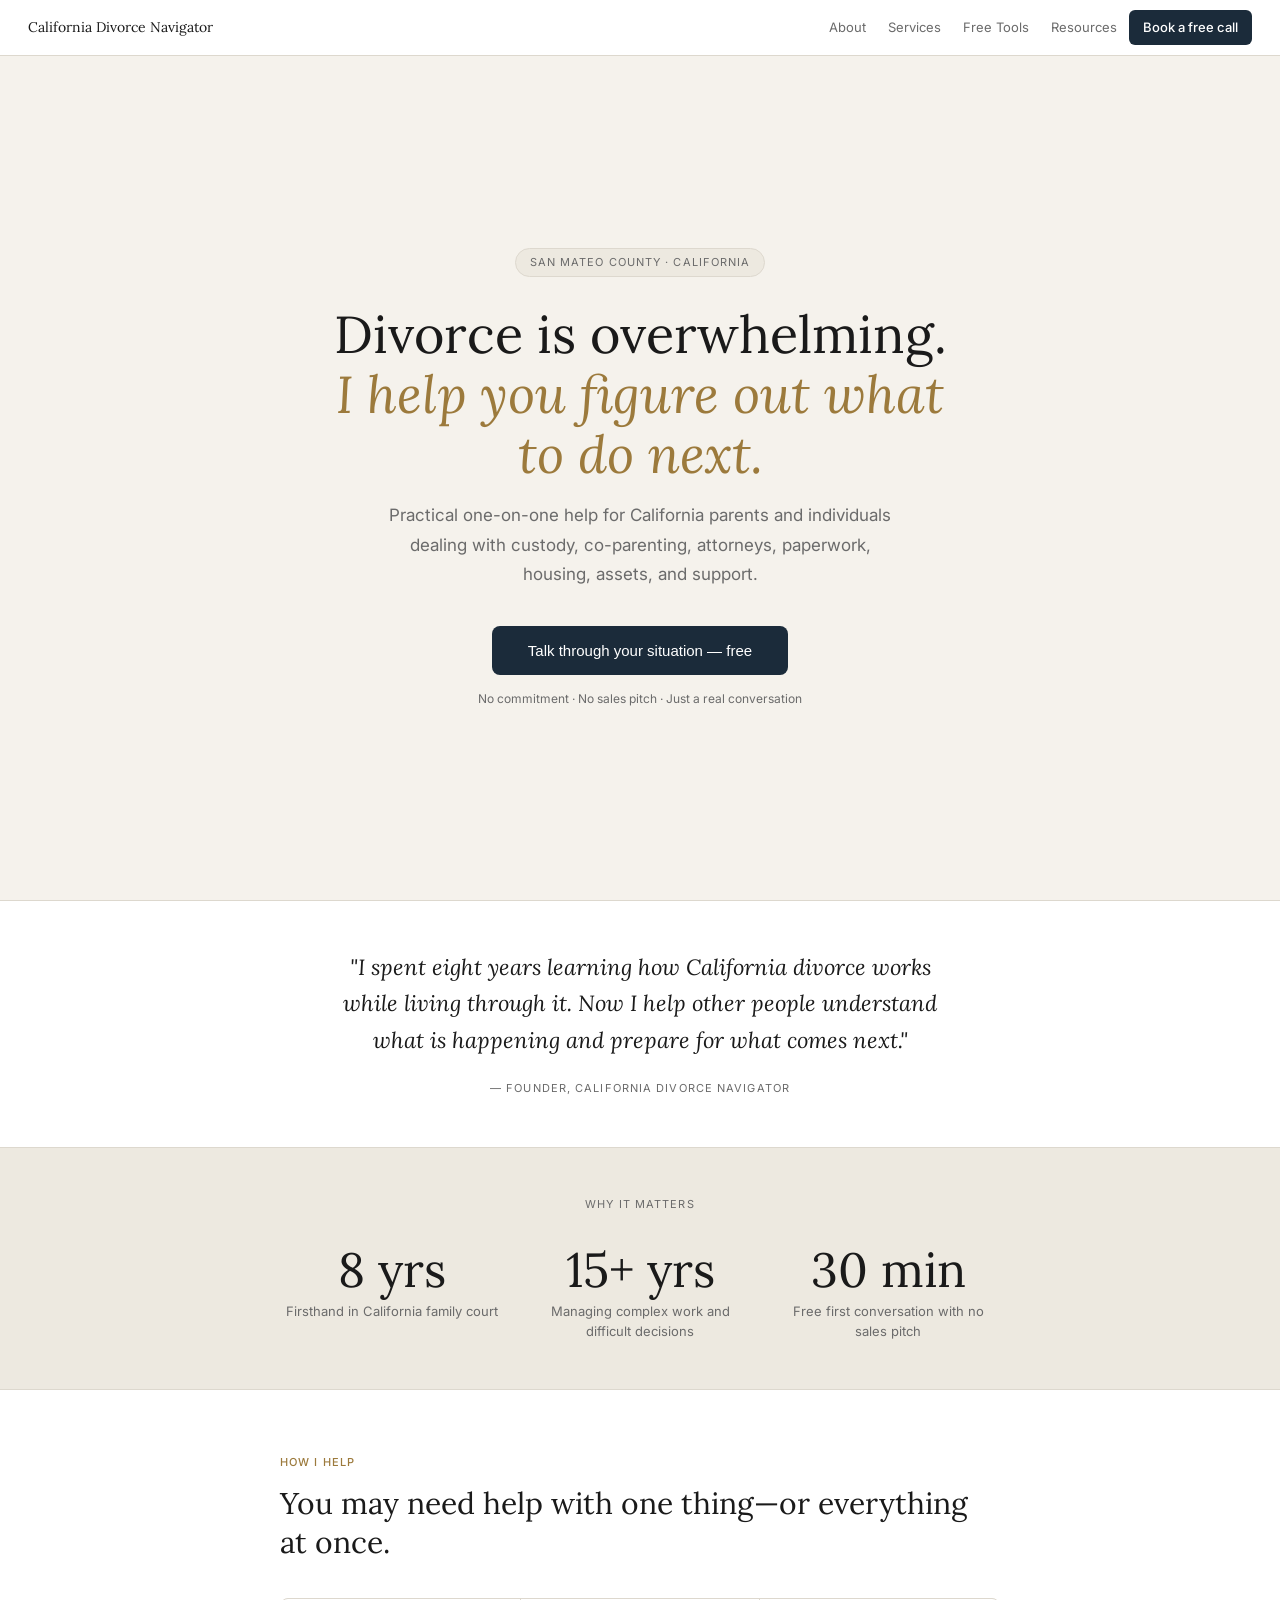
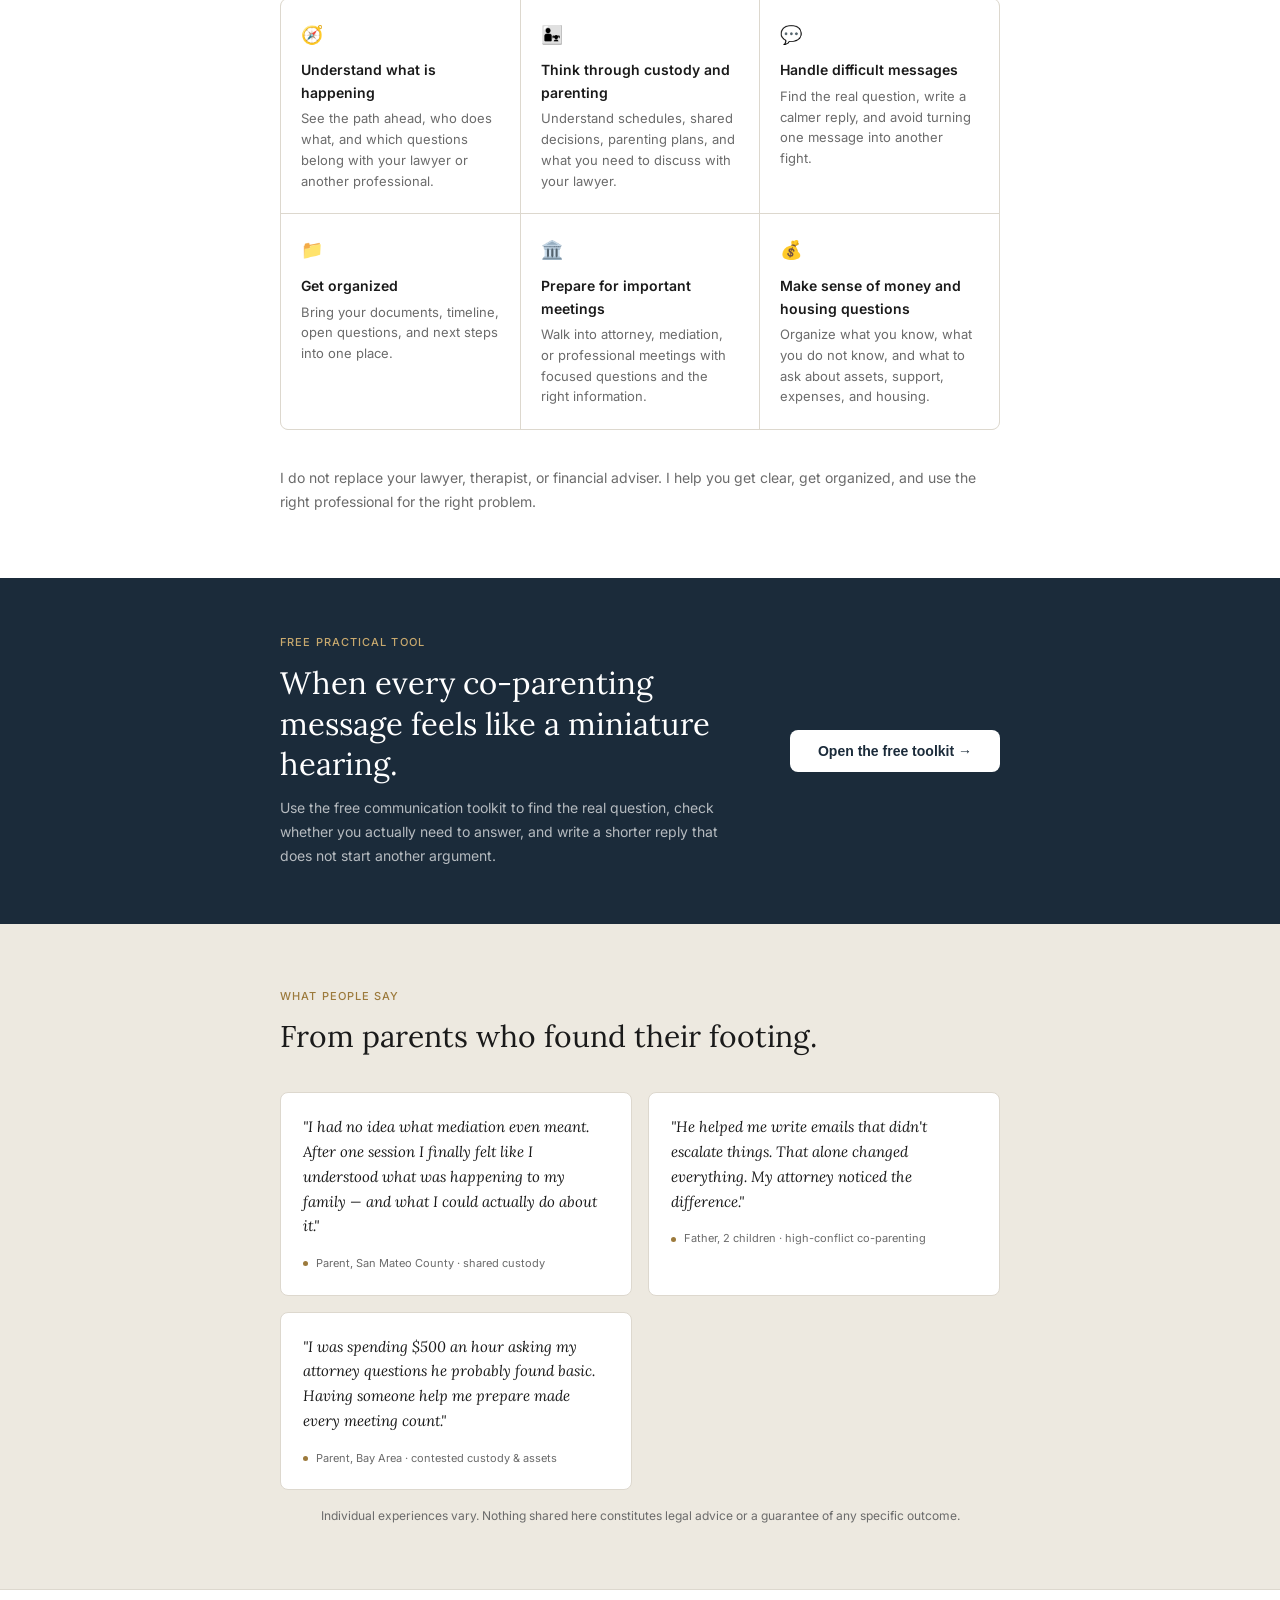
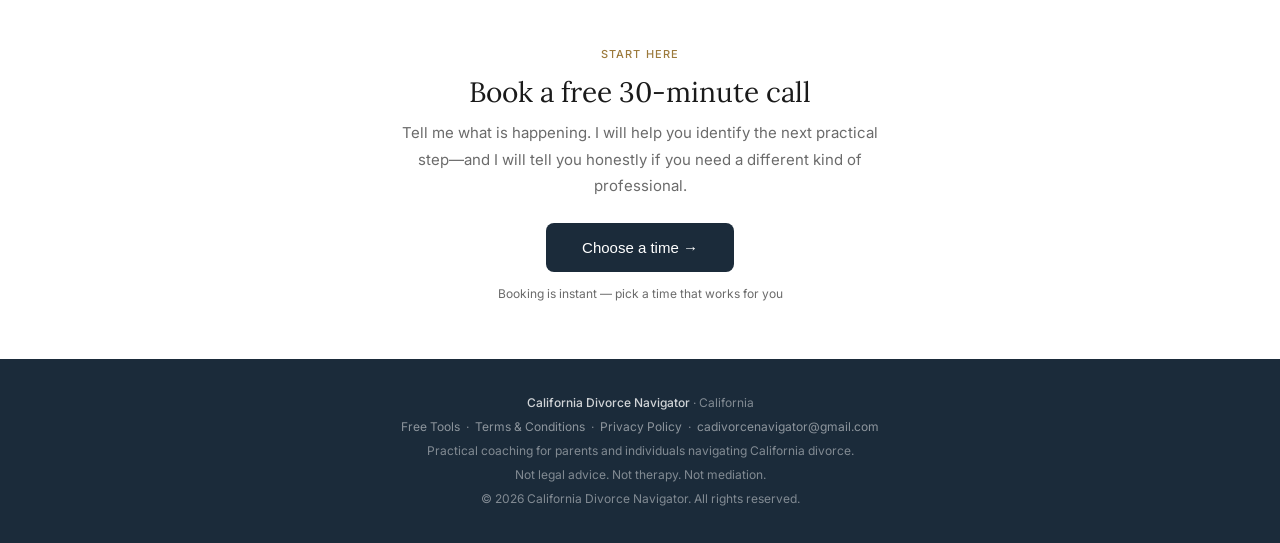
<file: index.html>
<!DOCTYPE html>
<html lang="en">
<head>
<meta charset="UTF-8">
<meta name="viewport" content="width=device-width, initial-scale=1.0">
<title>California Divorce Navigator — Practical Help With What Comes Next</title>
<meta name="description" content="Plain-language, one-on-one help for California divorce, difficult co-parenting messages, paperwork, and preparation for attorney meetings. Free first call and free tools.">
<meta property="og:title" content="California Divorce Navigator — Practical Help With What Comes Next">
<meta property="og:description" content="Get clear, get organized, and prepare for the next step in a California divorce. Free first call and practical tools.">
<meta property="og:type" content="website">
<meta property="og:url" content="https://cadivorcenavigator.github.io/california-divorce-navigator/">
<style>
@import url('https://fonts.googleapis.com/css2?family=Inter:wght@300;400;500;600&family=Lora:ital,wght@0,400;0,500;1,400&display=swap');
*, *::before, *::after { box-sizing: border-box; margin: 0; padding: 0; }
:root {
--cream: #F5F2EC; --cream-dark: #EDE9E0; --navy: #1B2B3A; --navy-light: #2C3E50;
--gold: #9C7A3C; --gold-light: #C8A96E; --text: #1A1A1A; --muted: #6B6B6B;
--border: #DDD8CE; --white: #FFFFFF; --radius: 8px; --max: 720px;
}
html { scroll-behavior: smooth; }
body { font-family: 'Inter', sans-serif; color: var(--text); background: var(--cream); line-height: 1.6; font-size: 16px; }

nav { background: var(--white); border-bottom: 1px solid var(--border); padding: 0 28px; display: flex; align-items: center; justify-content: space-between; height: 56px; position: sticky; top: 0; z-index: 100; }
.nav-brand { font-family: 'Lora', serif; color: var(--text); font-size: 14px; font-weight: 400; cursor: pointer; }
.nav-links { display: flex; gap: 2px; align-items: center; }
.nav-links a { color: var(--muted); text-decoration: none; font-size: 13px; padding: 6px 10px; border-radius: 6px; transition: color 0.15s; cursor: pointer; }
.nav-links a:hover { color: var(--text); }
.nav-cta { background: var(--navy) !important; color: var(--white) !important; padding: 7px 14px !important; border-radius: 6px; font-size: 13px !important; font-weight: 500; }
.nav-cta:hover { opacity: 0.88; }
.nav-toggle { display: none; background: none; border: none; cursor: pointer; padding: 4px; }
.nav-toggle span { display: block; width: 20px; height: 1.5px; background: var(--text); margin: 5px 0; }
.mobile-menu { display: none; position: fixed; top: 56px; left: 0; right: 0; background: var(--white); border-bottom: 1px solid var(--border); z-index: 99; padding: 8px 20px 16px; }
.mobile-menu a { display: block; color: var(--text); text-decoration: none; font-size: 15px; padding: 12px 0; border-bottom: 1px solid var(--border); cursor: pointer; }
.mobile-menu a:last-child { border-bottom: none; }
.mobile-menu.open { display: block; }

section { display: none; }
section.active { display: block; }

.hero { background: var(--cream); min-height: calc(100vh - 56px); display: flex; flex-direction: column; align-items: center; justify-content: center; text-align: center; padding: 60px 24px; }
.hero-badge { display: inline-block; background: var(--cream-dark); border: 1px solid var(--border); border-radius: 20px; font-size: 11px; letter-spacing: 0.1em; text-transform: uppercase; color: var(--muted); padding: 5px 14px; margin-bottom: 28px; }
.hero h1 { font-family: 'Lora', serif; font-size: clamp(32px, 6vw, 52px); color: var(--text); line-height: 1.15; max-width: 660px; margin: 0 auto 16px; font-weight: 400; }
.hero h1 em { font-style: italic; color: var(--gold); display: block; }
.hero-sub { font-size: clamp(15px, 2vw, 17px); color: var(--muted); max-width: 520px; margin: 0 auto 36px; line-height: 1.75; }
.hero-btn { display: inline-block; background: var(--navy); color: var(--white); padding: 16px 36px; border-radius: var(--radius); font-size: 15px; font-weight: 500; border: none; cursor: pointer; transition: opacity 0.15s; text-decoration: none; }
.hero-btn:hover { opacity: 0.88; }
.hero-note { margin-top: 14px; font-size: 12px; color: var(--muted); }

.quote-band { background: var(--white); border-top: 1px solid var(--border); border-bottom: 1px solid var(--border); padding: 48px 24px; text-align: center; }
.quote-band blockquote { font-family: 'Lora', serif; font-size: clamp(17px, 3vw, 22px); font-style: italic; color: var(--text); max-width: 640px; margin: 0 auto 16px; line-height: 1.65; }
.quote-band cite { font-size: 11px; letter-spacing: 0.1em; text-transform: uppercase; color: var(--muted); font-style: normal; }

.stats { background: var(--cream-dark); border-bottom: 1px solid var(--border); padding: 48px 24px; }
.stats-label { font-size: 11px; letter-spacing: 0.1em; text-transform: uppercase; color: var(--muted); text-align: center; margin-bottom: 32px; }
.stats-row { display: grid; grid-template-columns: repeat(3, 1fr); gap: 24px; max-width: var(--max); margin: 0 auto; text-align: center; }
.stat-num { font-family: 'Lora', serif; font-size: clamp(32px, 5vw, 48px); color: var(--text); font-weight: 400; line-height: 1; margin-bottom: 8px; }
.stat-label { font-size: 13px; color: var(--muted); line-height: 1.5; }

.how { background: var(--white); padding: 64px 24px; }
.how-inner { max-width: var(--max); margin: 0 auto; }
.section-eyebrow { font-size: 11px; letter-spacing: 0.1em; text-transform: uppercase; color: var(--gold); margin-bottom: 12px; font-weight: 500; }
.section-h { font-family: 'Lora', serif; font-size: clamp(22px, 4vw, 30px); color: var(--text); font-weight: 400; line-height: 1.3; margin-bottom: 36px; }
.help-grid { display: grid; grid-template-columns: repeat(auto-fit, minmax(200px, 1fr)); gap: 1px; background: var(--border); border: 1px solid var(--border); border-radius: var(--radius); overflow: hidden; margin-bottom: 36px; }
.help-card { background: var(--white); padding: 22px 20px; }
.help-icon { font-size: 18px; margin-bottom: 10px; }
.help-title { font-size: 14px; font-weight: 600; color: var(--text); margin-bottom: 4px; }
.help-body { font-size: 13px; color: var(--muted); line-height: 1.6; }

.testimonials { background: var(--cream-dark); padding: 64px 24px; }
.testimonials-inner { max-width: var(--max); margin: 0 auto; }
.testi-grid { display: grid; grid-template-columns: repeat(auto-fit, minmax(260px, 1fr)); gap: 16px; margin-top: 32px; }
.testi-card { background: var(--white); border: 1px solid var(--border); border-radius: var(--radius); padding: 22px; }
.testi-quote { font-family: 'Lora', serif; font-size: 15px; font-style: italic; color: var(--text); line-height: 1.65; margin-bottom: 16px; }
.testi-source { font-size: 11px; color: var(--muted); display: flex; align-items: center; gap: 8px; }
.testi-dot { width: 5px; height: 5px; border-radius: 50%; background: var(--gold); flex-shrink: 0; }

.booking-band { background: var(--white); border-top: 1px solid var(--border); padding: 56px 24px; text-align: center; }
.booking-band-inner { max-width: 480px; margin: 0 auto; }

.page-content { max-width: var(--max); margin: 0 auto; padding: 52px 24px 80px; }
.label { font-size: 11px; letter-spacing: 0.1em; text-transform: uppercase; color: var(--gold); font-weight: 500; margin-bottom: 10px; }
.section-title { font-family: 'Lora', serif; font-size: clamp(22px, 4vw, 28px); font-weight: 400; color: var(--text); margin-bottom: 14px; line-height: 1.3; }
.body-p { font-size: 15px; color: var(--muted); line-height: 1.75; margin-bottom: 16px; }
hr { border: none; border-top: 1px solid var(--border); margin: 32px 0; }
.pull-quote { font-family: 'Lora', serif; font-size: clamp(16px, 3vw, 19px); font-style: italic; color: var(--navy); line-height: 1.65; border-top: 2px solid var(--gold); border-bottom: 1px solid var(--border); padding: 22px 0; margin: 24px 0; }

.cred-list { list-style: none; margin: 16px 0 28px; }
.cred-list li { display: flex; gap: 12px; align-items: flex-start; padding: 10px 0; border-bottom: 1px solid var(--border); font-size: 14px; color: var(--text); line-height: 1.6; }
.cred-list li::before { content: '✓'; color: var(--gold); font-weight: 600; font-size: 13px; margin-top: 2px; flex-shrink: 0; }

.service { border: 1px solid var(--border); border-radius: var(--radius); padding: 18px 20px; margin-bottom: 10px; background: var(--white); }
.service-head { display: flex; justify-content: space-between; align-items: flex-start; margin-bottom: 5px; flex-wrap: wrap; gap: 6px; }
.service-name { font-size: 14px; font-weight: 600; color: var(--text); }
.service-tag { font-size: 11px; color: var(--gold); background: var(--cream-dark); padding: 2px 9px; border-radius: 20px; font-weight: 500; border: 1px solid var(--border); white-space: nowrap; }
.service p { font-size: 13px; color: var(--muted); line-height: 1.6; }

.resource { display: flex; gap: 14px; padding: 16px 0; border-bottom: 1px solid var(--border); }
.resource-icon { font-size: 18px; flex-shrink: 0; margin-top: 2px; }
.resource h4 { font-size: 14px; font-weight: 600; color: var(--text); margin-bottom: 3px; }
.resource p { font-size: 13px; color: var(--muted); line-height: 1.55; }
.resource-group-label { font-size: 11px; letter-spacing: 0.1em; text-transform: uppercase; color: var(--muted); font-weight: 500; margin: 28px 0 4px; }

.tool-teaser { background: var(--navy); padding: 56px 24px; }
.tool-teaser-inner { max-width: var(--max); margin: 0 auto; display: grid; grid-template-columns: 1.35fr 0.65fr; gap: 36px; align-items: center; }
.tool-teaser .section-eyebrow { color: var(--gold-light); }
.tool-teaser h2 { font-family: 'Lora', serif; color: var(--white); font-size: clamp(23px, 4vw, 31px); font-weight: 400; line-height: 1.3; margin-bottom: 12px; }
.tool-teaser p { color: rgba(255,255,255,0.68); font-size: 14px; line-height: 1.7; }
.tool-teaser-action { text-align: right; }
.tool-teaser-action .btn-cta { text-align: center; }

.tool-intro { background: var(--white); border: 1px solid var(--border); border-radius: var(--radius); padding: 24px; margin: 26px 0; }
.tool-intro h3 { font-family: 'Lora', serif; font-size: 20px; font-weight: 400; color: var(--text); margin-bottom: 8px; }
.tool-intro p { font-size: 14px; color: var(--muted); line-height: 1.7; }
.tool-fit { list-style: none; margin: 18px 0 0; display: grid; grid-template-columns: 1fr 1fr; gap: 8px 18px; }
.tool-fit li { font-size: 13px; color: var(--text); padding: 8px 0 8px 22px; position: relative; border-bottom: 1px solid var(--border); }
.tool-fit li::before { content: '✓'; position: absolute; left: 0; color: var(--gold); font-weight: 600; }
.tool-steps { display: grid; grid-template-columns: 1fr 1fr; gap: 10px; margin: 20px 0 28px; }
.tool-step { background: var(--cream-dark); border: 1px solid var(--border); border-radius: var(--radius); padding: 18px; }
.tool-step-num { font-size: 11px; color: var(--gold); font-weight: 600; letter-spacing: 0.08em; margin-bottom: 8px; }
.tool-step h4 { font-size: 14px; color: var(--text); margin-bottom: 4px; }
.tool-step p { font-size: 13px; color: var(--muted); line-height: 1.55; }
.tool-download { display: flex; gap: 10px; flex-wrap: wrap; margin-bottom: 12px; }
.tool-download .hero-btn { padding: 13px 20px; font-size: 14px; }
.btn-outline { display: inline-block; color: var(--navy); border: 1px solid var(--navy); padding: 12px 19px; border-radius: var(--radius); font-size: 14px; font-weight: 500; text-decoration: none; }
.tool-note { font-size: 12px; color: var(--muted); line-height: 1.6; }

.cta-box { background: var(--navy); border-radius: var(--radius); padding: 36px 28px; text-align: center; margin-top: 48px; }
.cta-box h3 { font-family: 'Lora', serif; font-size: 22px; color: var(--white); margin-bottom: 8px; font-weight: 400; }
.cta-box p { font-size: 14px; color: rgba(255,255,255,0.6); margin-bottom: 22px; }

.intake-box { background: var(--white); border: 1px solid var(--border); border-radius: var(--radius); padding: 28px 24px; margin-top: 36px; }
.intake-box h3 { font-family: 'Lora', serif; font-size: 19px; color: var(--text); margin-bottom: 6px; font-weight: 400; }
.intake-row { margin-bottom: 14px; display: flex; flex-direction: column; gap: 6px; }
.intake-row label { font-size: 13px; color: var(--text); font-weight: 500; }
.intake-row .req { color: var(--gold); margin-left: 2px; }
.intake-row input, .intake-row select, .intake-row textarea { font-family: 'Inter', sans-serif; font-size: 14px; padding: 10px 12px; border: 1px solid var(--border); border-radius: 6px; background: var(--cream); color: var(--text); resize: vertical; }
.intake-row input:focus, .intake-row select:focus, .intake-row textarea:focus { outline: none; border-color: var(--gold); }
.intake-error { color: #A33; font-size: 13px; margin-bottom: 12px; }
.btn-cta { display: inline-block; background: var(--white); color: var(--navy); padding: 13px 28px; border-radius: var(--radius); font-size: 14px; font-weight: 600; border: none; cursor: pointer; transition: opacity 0.15s; text-decoration: none; }
.btn-cta:hover { opacity: 0.9; }

/* CALENDLY MODAL */
.calendly-overlay { display: none; position: fixed; inset: 0; background: rgba(0,0,0,0.6); z-index: 999; align-items: center; justify-content: center; padding: 16px; }
.calendly-overlay.open { display: flex; }
.calendly-modal { background: var(--white); border-radius: 12px; width: 100%; max-width: 720px; height: 85vh; overflow: hidden; position: relative; }
.calendly-close { position: absolute; top: 12px; right: 16px; background: none; border: none; font-size: 22px; cursor: pointer; color: var(--muted); z-index: 10; line-height: 1; }
.calendly-modal iframe { width: 100%; height: 100%; border: none; }

.legal-box { background: #FEFCE8; border: 1px solid #FDE68A; border-radius: var(--radius); padding: 14px 16px; margin-bottom: 24px; font-size: 13px; color: #78350F; line-height: 1.65; }
.legal-meta { font-size: 12px; color: var(--muted); margin-bottom: 24px; padding-bottom: 16px; border-bottom: 1px solid var(--border); }
.legal-content h2 { font-family: 'Lora', serif; font-size: 18px; font-weight: 400; color: var(--text); margin: 28px 0 8px; padding-top: 8px; border-top: 1px solid var(--border); }
.legal-content h2:first-of-type { border-top: none; margin-top: 0; }
.legal-content p { font-size: 14px; color: var(--muted); line-height: 1.75; margin-bottom: 10px; }
.legal-content ul { margin: 6px 0 12px 18px; }
.legal-content ul li { font-size: 14px; color: var(--muted); line-height: 1.7; margin-bottom: 5px; }
.legal-content strong { color: var(--text); font-weight: 600; }

footer { background: var(--navy); padding: 32px 24px; text-align: center; font-size: 12px; color: rgba(255,255,255,0.45); line-height: 2; }
footer strong { color: rgba(255,255,255,0.8); font-weight: 500; }
footer a { color: rgba(255,255,255,0.5); text-decoration: none; cursor: pointer; }
footer a:hover { color: rgba(255,255,255,0.8); }

.nav-mobile-right { display: none; align-items: center; gap: 8px; }
.nav-cta-mobile { background: var(--navy); color: var(--white); border: none; cursor: pointer; padding: 7px 12px; border-radius: 6px; font-size: 12px; font-weight: 500; font-family: 'Inter', sans-serif; white-space: nowrap; }

@media (max-width: 640px) {
.nav-links { display: none; }
.nav-toggle { display: block; }
.nav-mobile-right { display: flex; }
.hero { min-height: calc(100svh - 56px); padding: 40px 20px; }
.stats-row { grid-template-columns: repeat(3, 1fr); gap: 12px; }
.stat-num { font-size: 26px; }
.help-grid { grid-template-columns: 1fr 1fr; }
.testi-grid { grid-template-columns: 1fr; }
.cta-box { padding: 28px 20px; }
.btn-cta { display: block; width: 100%; }
.calendly-modal { height: 92vh; }
.tool-teaser-inner { grid-template-columns: 1fr; gap: 22px; }
.tool-teaser-action { text-align: left; }
.tool-teaser-action .btn-cta { display: inline-block; width: auto; }
.tool-fit, .tool-steps { grid-template-columns: 1fr; }
}

/* CALENDLY LOADER */
.calendly-loader { position: absolute; inset: 0; display: flex; flex-direction: column; align-items: center; justify-content: center; background: var(--white); gap: 16px; z-index: 5; }
.calendly-loader p { font-size: 14px; color: var(--muted); }
.calendly-loader-spinner { width: 36px; height: 36px; border: 3px solid var(--border); border-top-color: var(--navy); border-radius: 50%; animation: spin 0.8s linear infinite; }
@keyframes spin { to { transform: rotate(360deg); } }
/* ACKNOWLEDGMENT MODAL */
.ack-modal { background: var(--white); border-radius: 12px; width: 100%; max-width: 480px; padding: 36px 32px; position: relative; }
.ack-eyebrow { font-size: 11px; letter-spacing: 0.1em; text-transform: uppercase; color: var(--gold); font-weight: 500; margin-bottom: 10px; }
.ack-title { font-family: 'Lora', serif; font-size: 22px; font-weight: 400; color: var(--text); margin-bottom: 16px; }
.ack-body { font-size: 14px; color: var(--muted); line-height: 1.7; margin-bottom: 14px; }
.ack-check-row { display: flex; gap: 10px; align-items: flex-start; margin: 20px 0 22px; padding: 14px 16px; background: var(--cream); border-radius: var(--radius); border: 1px solid var(--border); }
.ack-check-row input[type="checkbox"] { margin-top: 3px; flex-shrink: 0; width: 18px; height: 18px; cursor: pointer; accent-color: var(--navy); }
.ack-check-row label { font-size: 13px; color: var(--text); line-height: 1.55; cursor: pointer; font-weight: 500; }
.ack-btn { width: 100%; background: var(--navy); color: var(--white); border: none; cursor: pointer; padding: 14px; border-radius: var(--radius); font-size: 15px; font-weight: 500; font-family: 'Inter', sans-serif; transition: opacity 0.15s; }
.ack-btn:disabled { opacity: 0.35; cursor: not-allowed; }
.ack-btn:not(:disabled):hover { opacity: 0.88; }
.ack-note { font-size: 12px; color: var(--muted); text-align: center; margin-top: 12px; }
</style>
</head>
<body>

<!-- ACKNOWLEDGMENT MODAL -->
<div class="calendly-overlay" id="ackOverlay" onclick="closeAck(event)">
<div class="ack-modal">
<button class="calendly-close" onclick="closeAckBtn()">✕</button>
<div class="ack-eyebrow">Before you book</div>
<h2 class="ack-title">A quick note</h2>
<p class="ack-body">California Divorce Navigator is a coaching service. It is not legal, financial, or mental health advice, and does not create an attorney-client or therapist-client relationship.</p>
<p class="ack-body">By continuing you agree to the <a onclick="closeAckBtn();show('terms')" style="color:var(--navy);text-decoration:underline;cursor:pointer">Terms & Conditions</a> and <a onclick="closeAckBtn();show('privacy')" style="color:var(--navy);text-decoration:underline;cursor:pointer">Privacy Policy</a>.</p>
<div class="ack-check-row">
<input type="checkbox" id="ackCheck" onchange="document.getElementById('ackBtn').disabled = !this.checked">
<label for="ackCheck">I understand this service is not legal, financial, or mental health advice.</label>
</div>
<button class="ack-btn" id="ackBtn" onclick="proceedToCalendly()" disabled>Continue to booking →</button>
<p class="ack-note">No commitment · No sales pitch · Just a real conversation</p>
</div>
</div>

<!-- CALENDLY MODAL -->
<div class="calendly-overlay" id="calendlyOverlay" onclick="closeCalendly(event)">
<div class="calendly-modal">
<button class="calendly-close" onclick="closeCalendlyBtn()">✕</button>
<div class="calendly-loader" id="calendlyLoader">
<div class="calendly-loader-spinner"></div>
<p>Loading your calendar...</p>
</div>
<iframe id="calendlyFrame" src="" title="Book a free 30-minute call" onload="document.getElementById('calendlyLoader').style.display='none'"></iframe>
</div>
</div>

<nav>
<span class="nav-brand" onclick="show('home')">California Divorce Navigator</span>
<div class="nav-links">
<a onclick="show('about')">About</a>
<a onclick="show('services')">Services</a>
<a onclick="show('tools')">Free Tools</a>
<a onclick="show('resources')">Resources</a>
<a onclick="openCalendly()" class="nav-cta">Book a free call</a>
</div>
<div class="nav-mobile-right">
<button class="nav-cta-mobile" onclick="openCalendly()">Book a free call</button>
<button class="nav-toggle" onclick="toggleMenu()" aria-label="Menu">
<span></span><span></span><span></span>
</button>
</div>
</nav>

<div class="mobile-menu" id="mobileMenu">
<a onclick="show('home');closeMenu()">Home</a>
<a onclick="show('about');closeMenu()">About</a>
<a onclick="show('services');closeMenu()">Services</a>
<a onclick="show('tools');closeMenu()">Free Tools</a>
<a onclick="show('resources');closeMenu()">Resources</a>
<a onclick="closeMenu();openCalendly()">Book a free call</a>
</div>

<!-- HOME -->
<section id="home" class="active">
<div class="hero">
<div class="hero-badge">San Mateo County · California</div>
<h1>Divorce is overwhelming.<br><em>I help you figure out what to do next.</em></h1>
<p class="hero-sub">Practical one-on-one help for California parents and individuals dealing with custody, co-parenting, attorneys, paperwork, housing, assets, and support.</p>
<button class="hero-btn" onclick="openCalendly()">Talk through your situation — free</button>
<p class="hero-note">No commitment · No sales pitch · Just a real conversation</p>
</div>

<div class="quote-band">
<blockquote>"I spent eight years learning how California divorce works while living through it. Now I help other people understand what is happening and prepare for what comes next."</blockquote>
<cite>— Founder, California Divorce Navigator</cite>
</div>

<div class="stats">
<div class="stats-label">Why it matters</div>
<div class="stats-row">
<div>
<div class="stat-num">8 yrs</div>
<div class="stat-label">Firsthand in California family court</div>
</div>
<div>
<div class="stat-num">15+ yrs</div>
<div class="stat-label">Managing complex work and difficult decisions</div>
</div>
<div>
<div class="stat-num">30 min</div>
<div class="stat-label">Free first conversation with no sales pitch</div>
</div>
</div>
</div>

<div class="how">
<div class="how-inner">
<div class="section-eyebrow">How I help</div>
<div class="section-h">You may need help with one thing—or everything at once.</div>
<div class="help-grid">
<div class="help-card"><div class="help-icon">🧭</div><div class="help-title">Understand what is happening</div><div class="help-body">See the path ahead, who does what, and which questions belong with your lawyer or another professional.</div></div>
<div class="help-card"><div class="help-icon">👨‍👧</div><div class="help-title">Think through custody and parenting</div><div class="help-body">Understand schedules, shared decisions, parenting plans, and what you need to discuss with your lawyer.</div></div>
<div class="help-card"><div class="help-icon">💬</div><div class="help-title">Handle difficult messages</div><div class="help-body">Find the real question, write a calmer reply, and avoid turning one message into another fight.</div></div>
<div class="help-card"><div class="help-icon">📁</div><div class="help-title">Get organized</div><div class="help-body">Bring your documents, timeline, open questions, and next steps into one place.</div></div>
<div class="help-card"><div class="help-icon">🏛️</div><div class="help-title">Prepare for important meetings</div><div class="help-body">Walk into attorney, mediation, or professional meetings with focused questions and the right information.</div></div>
<div class="help-card"><div class="help-icon">💰</div><div class="help-title">Make sense of money and housing questions</div><div class="help-body">Organize what you know, what you do not know, and what to ask about assets, support, expenses, and housing.</div></div>
</div>
<p style="font-size:14px;color:var(--muted);line-height:1.7">I do not replace your lawyer, therapist, or financial adviser. I help you get clear, get organized, and use the right professional for the right problem.</p>
</div>
</div>

<div class="tool-teaser">
<div class="tool-teaser-inner">
<div>
<div class="section-eyebrow">Free practical tool</div>
<h2>When every co-parenting message feels like a miniature hearing.</h2>
<p>Use the free communication toolkit to find the real question, check whether you actually need to answer, and write a shorter reply that does not start another argument.</p>
</div>
<div class="tool-teaser-action"><button class="btn-cta" onclick="show('tools')">Open the free toolkit →</button></div>
</div>
</div>

<div class="testimonials">
<div class="testimonials-inner">
<div class="section-eyebrow">What people say</div>
<div class="section-h">From parents who found their footing.</div>
<div class="testi-grid">
<div class="testi-card">
<div class="testi-quote">"I had no idea what mediation even meant. After one session I finally felt like I understood what was happening to my family — and what I could actually do about it."</div>
<div class="testi-source"><span class="testi-dot"></span>Parent, San Mateo County · shared custody</div>
</div>
<div class="testi-card">
<div class="testi-quote">"He helped me write emails that didn't escalate things. That alone changed everything. My attorney noticed the difference."</div>
<div class="testi-source"><span class="testi-dot"></span>Father, 2 children · high-conflict co-parenting</div>
</div>
<div class="testi-card">
<div class="testi-quote">"I was spending $500 an hour asking my attorney questions he probably found basic. Having someone help me prepare made every meeting count."</div>
<div class="testi-source"><span class="testi-dot"></span>Parent, Bay Area · contested custody & assets</div>
</div>
</div>
<p style="font-size:12px;color:var(--muted);text-align:center;margin-top:16px">Individual experiences vary. Nothing shared here constitutes legal advice or a guarantee of any specific outcome.</p>
</div>
</div>

<div class="booking-band">
<div class="booking-band-inner">
<div class="label" style="text-align:center">Start here</div>
<div class="section-title" style="margin-bottom:10px">Book a free 30-minute call</div>
<p class="body-p" style="margin-bottom:24px">Tell me what is happening. I will help you identify the next practical step—and I will tell you honestly if you need a different kind of professional.</p>
<button class="hero-btn" onclick="openCalendly()">Choose a time →</button>
<p class="hero-note" style="margin-top:12px">Booking is instant — pick a time that works for you</p>
</div>
</div>
</section>

<!-- FREE TOOLS -->
<section id="tools">
<div class="page-content">
<div class="label">Free tools</div>
<div class="section-title">Start with the message in front of you.</div>
<p class="body-p">This free toolkit is for parents who dread opening the next co-parenting message. It can help when a message is long, blaming, confusing, marked urgent, or mixes several issues together. Use it to slow things down, see the real question, and decide what to do next.</p>

<div class="tool-intro">
<h3>The Co-Parenting Communication Toolkit</h3>
<p>Built from years of high-conflict co-parenting experience and a careful review of real message patterns. It gives you a simple way to think before you reply. It does not tell you what your legal rights are.</p>
<ul class="tool-fit">
<li>Every message feels like a miniature hearing</li>
<li>You are unsure whether a deadline is real</li>
<li>You over-explain and invite another argument</li>
<li>You avoid legitimate requests because of the conflict cost</li>
</ul>
</div>

<div class="resource-group-label">Four questions to ask before you reply</div>
<div class="tool-steps">
<div class="tool-step"><div class="tool-step-num">QUESTION 01</div><h4>What are they actually asking me?</h4><p>Write the real question in one sentence. If you cannot do that, ask for the missing date, cost, document, or details.</p></div>
<div class="tool-step"><div class="tool-step-num">QUESTION 02</div><h4>Do I need to answer—and by when?</h4><p>Check where the deadline comes from. “Urgent” in a subject line does not always mean there is a real emergency.</p></div>
<div class="tool-step"><div class="tool-step-num">QUESTION 03</div><h4>Who gets to decide?</h4><p>Look at the exact words in your court order. If the meaning is unclear or the decision is important, ask your lawyer.</p></div>
<div class="tool-step"><div class="tool-step-num">QUESTION 04</div><h4>What is my clear answer?</h4><p>Yes, no, I need more information, or I will do this. Add one next step, then stop writing.</p></div>
</div>

<div class="tool-download">
<a class="hero-btn" href="downloads/co-parenting-communication-worksheets.zip" download>Download the 5 worksheets</a>
<a class="btn-outline" href="downloads/clear-reply-co-parenting-guide.md" download>Download the clear-reply guide</a>
</div>
<p class="tool-note">Includes five simple worksheets: Understand Your Order, Break Down a Difficult Message, Message Pattern Log, Write a Clear Reply, and Prepare to Ask a Professional for Help. Do not include children’s names or private records in anything you plan to share.</p>

<div class="cta-box">
<h3>A worksheet can help you think. A conversation can help you move forward.</h3>
<p>Bring the message, decision, or part of the process that feels hardest right now. We will start there and work out a practical next step.</p>
<button class="btn-cta" onclick="openCalendly()">Book a free 30-minute call →</button>
</div>
</div>
</section>

<!-- ABOUT -->
<section id="about">
<div class="page-content">
<div class="label">About</div>
<div class="section-title">I learned this the hard way.</div>
<div class="pull-quote">"I spent eight years going through divorce in California. I built this service to give other people the practical help I wish I had."</div>
<p class="body-p">My divorce involved court, mediation, custody, financial paperwork, housing, assets, and years of co-parenting. The process was hard. The daily uncertainty was just as hard: what to do next, what to put in writing, which documents mattered, and which professional to call.</p>
<p class="body-p">I learned that a lawyer, therapist, mediator, and financial professional each solve different problems. I help people sort out the problem in front of them, prepare useful questions, and arrive at those professional conversations organized.</p>
<p class="body-p">I also have an MBA and more than 15 years of experience managing complex work in financial services. I began by helping friends. This service is a clearer, more structured version of that practical support.</p>
<hr>
<div class="label">What I bring</div>
<ul class="cred-list">
<li>Eight years of firsthand experience with California divorce, custody, and family court</li>
<li>Years of working with lawyers, mediators, therapists, custody professionals, and financial experts</li>
<li>Real experience with difficult co-parenting, schedules, school decisions, and raising teenagers across two homes</li>
<li>An MBA and more than 15 years managing complex work in financial services</li>
<li>A calm, organized approach to decisions that feel urgent or overwhelming</li>
</ul>
<div class="cta-box">
<h3>Talk to me for 30 minutes — no charge</h3>
<p>If I can help, I'll explain how. If I can't, I'll say that too.</p>
<button class="btn-cta" onclick="openCalendly()">Choose a time →</button>
</div>
</div>
</section>

<!-- SERVICES -->
<section id="services">
<div class="page-content">
<div class="label">Services</div>
<div class="section-title">How I can help</div>
<p class="body-p">Start with the problem that feels hardest today. We will work out what you can do now, what can wait, and which questions belong with a lawyer or another licensed professional.</p>

<div class="service"><div class="service-head"><span class="service-name">Free discovery call</span><span class="service-tag">No charge · 30 min</span></div><p>Tell me where you are. I'll tell you whether and how I can help. No obligation. Come with whatever feels most confusing or urgent — we'll start there.</p></div>

<div class="service"><div class="service-head"><span class="service-name">Understand the process</span><span class="service-tag">Focused session</span></div><p>Get a plain-language map of what is happening, who does what, and what may come next. Then prepare the questions your lawyer needs to answer.</p></div>

<div class="service"><div class="service-head"><span class="service-name">Custody and parenting plans</span><span class="service-tag">Focused or ongoing</span></div><p>Understand the difference between shared decisions and parenting time. Organize your concerns and questions before you discuss a plan with your lawyer or mediator.</p></div>

<div class="service"><div class="service-head"><span class="service-name">Difficult co-parenting messages</span><span class="service-tag">Focused or ongoing</span></div><p>Find the real question, decide whether a reply is needed, and write a short, calm answer. Build a communication routine that reduces repeat arguments.</p></div>

<div class="service"><div class="service-head"><span class="service-name">Documents and timelines</span><span class="service-tag">Focused or ongoing</span></div><p>Turn scattered emails, notes, and documents into a simple timeline and action list. Keep facts clear so a professional can understand them quickly.</p></div>

<div class="service"><div class="service-head"><span class="service-name">Prepare for an important meeting</span><span class="service-tag">Focused session</span></div><p>Bring the right documents, a short summary, and focused questions to a meeting with your lawyer, mediator, or another professional.</p></div>

<div class="service"><div class="service-head"><span class="service-name">Prepare for mediation or settlement talks</span><span class="service-tag">As needed</span></div><p>List what matters most, where you may have room to move, and which legal questions must be answered before you decide.</p></div>

<div class="service"><div class="service-head"><span class="service-name">Money and housing questions</span><span class="service-tag">As needed</span></div><p>Organize what you know about income, support, property, stock compensation, expenses, and housing. Take the unanswered legal and financial questions to the right professional.</p></div>

<div class="service"><div class="service-head"><span class="service-name">Ongoing practical support</span><span class="service-tag">Ongoing</span></div><p>Keep one clear list of decisions, deadlines, questions, and next steps. Make room to think beyond the latest message or meeting.</p></div>

<p style="font-size:13px;color:var(--muted);margin-top:20px;padding:14px 16px;background:var(--cream);border-radius:var(--radius);border:1px solid var(--border)">This service is not legal, financial, or mental health advice. I help you prepare and make better decisions when dealing with the professionals on your team.</p>

<div class="intake-box" id="intakeBox">
<h3>Tell me a bit about your situation</h3>
<p style="font-size:13px;color:var(--muted);margin-bottom:16px">Two minutes now saves time on the call. Nothing here is stored anywhere except your own email draft — this just prepares a message to me.</p>
<form id="intakeForm" onsubmit="return submitIntake(event)" novalidate>
  <div class="intake-row">
    <label for="intakeName">Name<span class="req">*</span></label>
    <input type="text" id="intakeName" required>
  </div>
  <div class="intake-row">
    <label for="intakeEmail">Email<span class="req">*</span></label>
    <input type="email" id="intakeEmail" required>
  </div>
  <div class="intake-row">
    <label for="intakeFocus">What's this mainly about?</label>
    <select id="intakeFocus">
      <option value="Children / custody">Children / custody</option>
      <option value="Assets / finances">Assets / finances</option>
      <option value="Support (child/spousal)">Support (child/spousal)</option>
      <option value="A mix of the above">A mix of the above</option>
      <option value="Not sure yet">Not sure yet</option>
    </select>
  </div>
  <div class="intake-row">
    <label for="intakeUrgency">How urgent does this feel?</label>
    <select id="intakeUrgency">
      <option value="Just exploring / early days">Just exploring / early days</option>
      <option value="Somewhat urgent">Somewhat urgent</option>
      <option value="Urgent — something's happening now">Urgent — something's happening now</option>
    </select>
  </div>
  <div class="intake-row">
    <label for="intakeNotes">Anything you want me to know before we talk?</label>
    <textarea id="intakeNotes" rows="3"></textarea>
  </div>
  <p id="intakeError" class="intake-error" style="display:none">Please fill in your name and a valid email.</p>
  <button type="submit" class="btn-cta">Send this to me →</button>
</form>
</div>

<div class="cta-box">
<h3>Prefer to just pick a time?</h3>
<p>Skip the form — the free call covers the same ground either way.</p>
<button class="btn-cta" onclick="openCalendly()">Choose a time →</button>
</div>
</div>
</section>

<!-- RESOURCES -->
<section id="resources">
<div class="page-content">
<div class="label">Resources</div>
<div class="section-title">Clear answers to common divorce questions</div>
<p class="body-p">Start with the question that is creating the most stress. These resources help you prepare; they do not replace advice from a lawyer.</p>

<div class="resource-group-label">Start with one useful answer</div>
<div class="resource"><div class="resource-icon">💬</div><div><h4><a href="guides/difficult-coparenting-message.html" style="color:var(--navy)">Before you reply to a difficult co-parenting message</a></h4><p>A five-minute way to slow down, find the real question, and write a shorter answer.</p></div></div>
<div class="resource"><div class="resource-icon">🗂️</div><div><h4><a href="guides/prepare-for-divorce-attorney-meeting.html" style="color:var(--navy)">Prepare for a divorce attorney meeting</a></h4><p>Bring a one-page summary, the right documents, and the questions only your lawyer can answer.</p></div></div>
<div class="resource"><div class="resource-icon">↔️</div><div><h4><a href="guides/coparenting-or-parallel-parenting.html" style="color:var(--navy)">Co-parenting or parallel parenting?</a></h4><p>See why less contact and clearer boundaries may help when every conversation turns into conflict.</p></div></div>

<div class="resource-group-label">Understanding the process</div>
<div class="resource"><div class="resource-icon">👥</div><div><h4>Who should answer this question?</h4><p>Lawyers, mediators, therapists, and financial professionals solve different problems. First identify the question, then take it to the right person.</p></div></div>
<div class="resource"><div class="resource-icon">🏛️</div><div><h4>Court, mediation, or agreement</h4><p>Not every case goes to trial. Ask your lawyer what each path could mean for your time, cost, choices, and risk.</p></div></div>
<div class="resource"><div class="resource-icon">📋</div><div><h4>Two kinds of custody</h4><p>Legal custody means who makes important decisions for a child. Physical custody means where the child lives and when. Your parenting plan puts the details in writing.</p></div></div>
<div class="resource"><div class="resource-icon">🔍</div><div><h4>When a custody professional becomes involved</h4><p>Different professionals may gather information, help parents reach an agreement, or make recommendations. Ask your lawyer which process applies and how to prepare.</p></div></div>

<div class="resource-group-label">Communication</div>
<div class="resource"><div class="resource-icon">💬</div><div><h4>Write a calmer, clearer message</h4><p>Answer the real question, include the needed facts, and stop. Do not turn a schedule question into a history of the relationship.</p></div></div>
<div class="resource"><div class="resource-icon">📱</div><div><h4>Use one place for co-parenting messages</h4><p>A co-parenting app can keep child information together and create a dated record. Follow your court order and ask your lawyer which tool is appropriate.</p></div></div>
<div class="resource"><div class="resource-icon">👨‍👧</div><div><h4>Talking with your kids</h4><p>Age-appropriate honesty, keeping them out of the middle, how to discuss the other parent. When kids need more support than a parent can give, a therapist — not another adult confidant — is the right call.</p></div></div>

<div class="resource-group-label">Organization & documentation</div>
<div class="resource"><div class="resource-icon">📊</div><div><h4>Keep a useful record</h4><p>Write dates, words, actions, and results. Keep important documents with the event. Facts are more useful than labels.</p></div></div>
<div class="resource"><div class="resource-icon">📋</div><div><h4>Before speaking with an attorney</h4><p>Bring a one-page summary, a short timeline, the key documents, and your most important legal questions.</p></div></div>

<div class="resource-group-label">Assets, support & housing</div>
<div class="resource"><div class="resource-icon">💰</div><div><h4>Prepare to discuss a settlement</h4><p>Separate what you need, what you want, and what you do not yet understand. Ask your lawyer about legal risk and a qualified financial professional about the numbers.</p></div></div>
<div class="resource"><div class="resource-icon">🏠</div><div><h4>Property, stock, support, and housing</h4><p>Gather the records and list your unanswered questions. California rules can be complex, so use licensed legal, tax, and financial advice before deciding.</p></div></div>

<div class="resource-group-label">Co-parenting</div>
<div class="resource"><div class="resource-icon">↔️</div><div><h4>When more communication creates more conflict</h4><p>Parallel parenting uses less contact and clearer boundaries. It may help some families, but the court order and the child’s needs still come first.</p></div></div>
<div class="resource"><div class="resource-icon">📅</div><div><h4>Holiday and summer schedules that hold</h4><p>Common structures, how to handle ambiguity, and what to put in writing before the conflict starts — not after.</p></div></div>

<hr>
<p style="font-size:13px;color:var(--muted)">For legal information: <strong>California Courts Self-Help</strong> (courts.ca.gov/selfhelp) · <strong>State Bar of California</strong> (calbar.ca.gov)</p>

<div class="cta-box">
<h3>Have a specific question?</h3>
<p>The free call is the fastest way to get a real answer for your situation.</p>
<button class="btn-cta" onclick="openCalendly()">Choose a time →</button>
</div>
</div>
</section>

<!-- TERMS -->
<section id="terms">
<div class="page-content">
<div class="label">Legal</div>
<div class="section-title">Terms & Conditions</div>
<div class="legal-meta">Last updated: June 27, 2026 · California Divorce Navigator</div>
<div class="legal-box"><strong>In plain terms:</strong> California Divorce Navigator is a coaching service. The guidance provided is practical and informational — not legal, financial, or therapeutic advice. Always work with licensed professionals for advice specific to your situation.</div>
<div class="legal-content">
<h2>1. Nature of Services</h2>
<p>California Divorce Navigator provides divorce coaching, organizational support, and practical guidance to individuals navigating divorce and co-parenting in California. <strong>This is not a law firm.</strong> No attorney-client, therapist-client, or fiduciary relationship is created by use of this Service. Nothing provided constitutes legal, financial, psychological, or medical advice.</p>
<h2>2. Professional Advice</h2>
<p>Coaching communications are not protected by attorney-client or therapist-patient privilege. For decisions related to your divorce, custody, support, property, or mental health, always consult a licensed California attorney, therapist, or financial advisor. This Service works alongside licensed professionals — not instead of them.</p>
<h2>3. Limitation of Liability</h2>
<p>To the fullest extent permitted by law, California Divorce Navigator and its operator are not liable for any damages arising from use of this Service or decisions made in reliance on coaching guidance. Use of this Service is at your own risk.</p>
<h2>4. Confidentiality</h2>
<p>Information shared in coaching sessions is kept confidential and not disclosed to third parties except as required by law. This Service does not carry attorney-client or therapist-patient privilege protections.</p>
<h2>5. No Guarantee of Outcomes</h2>
<p>Coaching does not guarantee any particular outcome in your divorce, custody, or co-parenting situation. Every case depends on factors outside the control of this Service.</p>
<h2>6. Accuracy</h2>
<p>Reasonable care is taken to provide accurate information, but laws and court procedures change. Always verify legal information with a licensed California attorney.</p>
<h2>7. Governing Law</h2>
<p>These Terms are governed by California law. Disputes are subject to California court jurisdiction.</p>
<h2>8. Changes</h2>
<p>These terms may be updated periodically. Continued use constitutes acceptance.</p>
<h2>9. Contact</h2>
<p><a href="mailto:cadivorcenavigator@gmail.com" style="color:var(--navy)">cadivorcenavigator@gmail.com</a></p>
</div>
</div>
</section>

<!-- PRIVACY -->
<section id="privacy">
<div class="page-content">
<div class="label">Legal</div>
<div class="section-title">Privacy Policy</div>
<div class="legal-meta">Effective June 27, 2026 · California Divorce Navigator</div>
<div class="legal-box"><strong>In plain terms:</strong> I collect your name, email, and what you share when booking. I use it only to conduct your coaching call. I never sell it. California residents can request access or deletion at any time.</div>
<div class="legal-content">
<h2>1. Information Collected</h2>
<p>We collect information you provide when booking a call — name, email, county, and details you choose to share. Booking is handled through Calendly, which has its own privacy policy. Do not submit sensitive legal information, case numbers, court records, or children's names through any booking form.</p>
<h2>2. How It's Used</h2>
<p>Information is used solely to conduct and follow up on coaching sessions. We do not use it for marketing and do not send unsolicited communications.</p>
<h2>3. Sharing</h2>
<p><strong>Your information is never sold.</strong> It may be shared with service providers supporting scheduling and communications, or as required by law.</p>
<h2>4. Confidentiality</h2>
<p>Coaching communications are kept confidential but are not protected by attorney-client or therapist-patient privilege.</p>
<h2>5. California Privacy Rights (CCPA)</h2>
<p>California residents may request access to, correction of, or deletion of their personal information at any time by emailing <a href="mailto:cadivorcenavigator@gmail.com" style="color:var(--navy)">cadivorcenavigator@gmail.com</a>. We respond within 45 days. We do not sell personal information.</p>
<h2>6. Security & Retention</h2>
<p>Reasonable safeguards protect your information. Data is retained only as long as needed or as required by law.</p>
<h2>7. Children & Changes</h2>
<p>This service is for adults only. This policy may be updated periodically.</p>
<h2>8. Contact</h2>
<p><a href="mailto:cadivorcenavigator@gmail.com" style="color:var(--navy)">cadivorcenavigator@gmail.com</a></p>
</div>
</div>
</section>

<footer>
<strong>California Divorce Navigator</strong> · California<br>
<a onclick="show('tools')">Free Tools</a> &nbsp;·&nbsp;
<a onclick="show('terms')">Terms & Conditions</a> &nbsp;·&nbsp;
<a onclick="show('privacy')">Privacy Policy</a> &nbsp;·&nbsp;
<a href="mailto:cadivorcenavigator@gmail.com">cadivorcenavigator@gmail.com</a><br>
Practical coaching for parents and individuals navigating California divorce.<br>
Not legal advice. Not therapy. Not mediation.<br>
© 2026 California Divorce Navigator. All rights reserved.
</footer>

<script>
const CALENDLY_URL = 'https://calendly.com/joshguharoy123/30min';
const INTAKE_EMAIL = 'cadivorcenavigator@gmail.com';

function submitIntake(event) {
  event.preventDefault();
  const name = document.getElementById('intakeName').value.trim();
  const email = document.getElementById('intakeEmail').value.trim();
  const focus = document.getElementById('intakeFocus').value;
  const urgency = document.getElementById('intakeUrgency').value;
  const notes = document.getElementById('intakeNotes').value.trim();
  const errorEl = document.getElementById('intakeError');

  const emailOk = /^[^\s@]+@[^\s@]+\.[^\s@]+$/.test(email);
  if (!name || !emailOk) {
    errorEl.style.display = 'block';
    return false;
  }
  errorEl.style.display = 'none';

  const subject = encodeURIComponent('New intake: ' + name + ' — ' + focus);
  const bodyLines = [
    'Name: ' + name,
    'Email: ' + email,
    'Focus: ' + focus,
    'Urgency: ' + urgency,
    '',
    'Notes:',
    notes || '(none)'
  ];
  const body = encodeURIComponent(bodyLines.join('\n'));
  window.location.href = 'mailto:' + INTAKE_EMAIL + '?subject=' + subject + '&body=' + body;
  return false;
}

function openCalendly() {
// Reset checkbox and button each time
document.getElementById('ackCheck').checked = false;
document.getElementById('ackBtn').disabled = true;
document.getElementById('ackOverlay').classList.add('open');
document.body.style.overflow = 'hidden';
}

function proceedToCalendly() {
document.getElementById('ackOverlay').classList.remove('open');
// Reset loader
document.getElementById('calendlyLoader').style.display = 'flex';
document.getElementById('calendlyFrame').src = '';
document.getElementById('calendlyOverlay').classList.add('open');
// Small delay lets the modal render before iframe starts loading
setTimeout(function() {
document.getElementById('calendlyFrame').src = CALENDLY_URL;
}, 300);
}

function closeAckBtn() {
document.getElementById('ackOverlay').classList.remove('open');
document.body.style.overflow = '';
}

function closeAck(e) {
if (e.target === document.getElementById('ackOverlay')) closeAckBtn();
}

function closeCalendlyBtn() {
document.getElementById('calendlyOverlay').classList.remove('open');
document.getElementById('calendlyFrame').src = '';
document.getElementById('calendlyLoader').style.display = 'flex';
document.body.style.overflow = '';
}

function closeCalendly(e) {
if (e.target === document.getElementById('calendlyOverlay')) closeCalendlyBtn();
}

function show(id) {
document.querySelectorAll('section').forEach(s => s.classList.remove('active'));
document.getElementById(id).classList.add('active');
if (window.location.hash !== '#' + id) history.replaceState(null, '', '#' + id);
window.scrollTo({ top: 0, behavior: 'smooth' });
closeMenu();
return false;
}

function closeMenu() {
document.getElementById('mobileMenu').classList.remove('open');
}

function toggleMenu() {
document.getElementById('mobileMenu').classList.toggle('open');
}

window.addEventListener('DOMContentLoaded', function() {
const requested = window.location.hash.replace('#', '');
if (requested === 'book') {
show('home');
openCalendly();
} else if (requested && document.getElementById(requested)) {
show(requested);
}
});
</script>
</body>
</html>
</file>
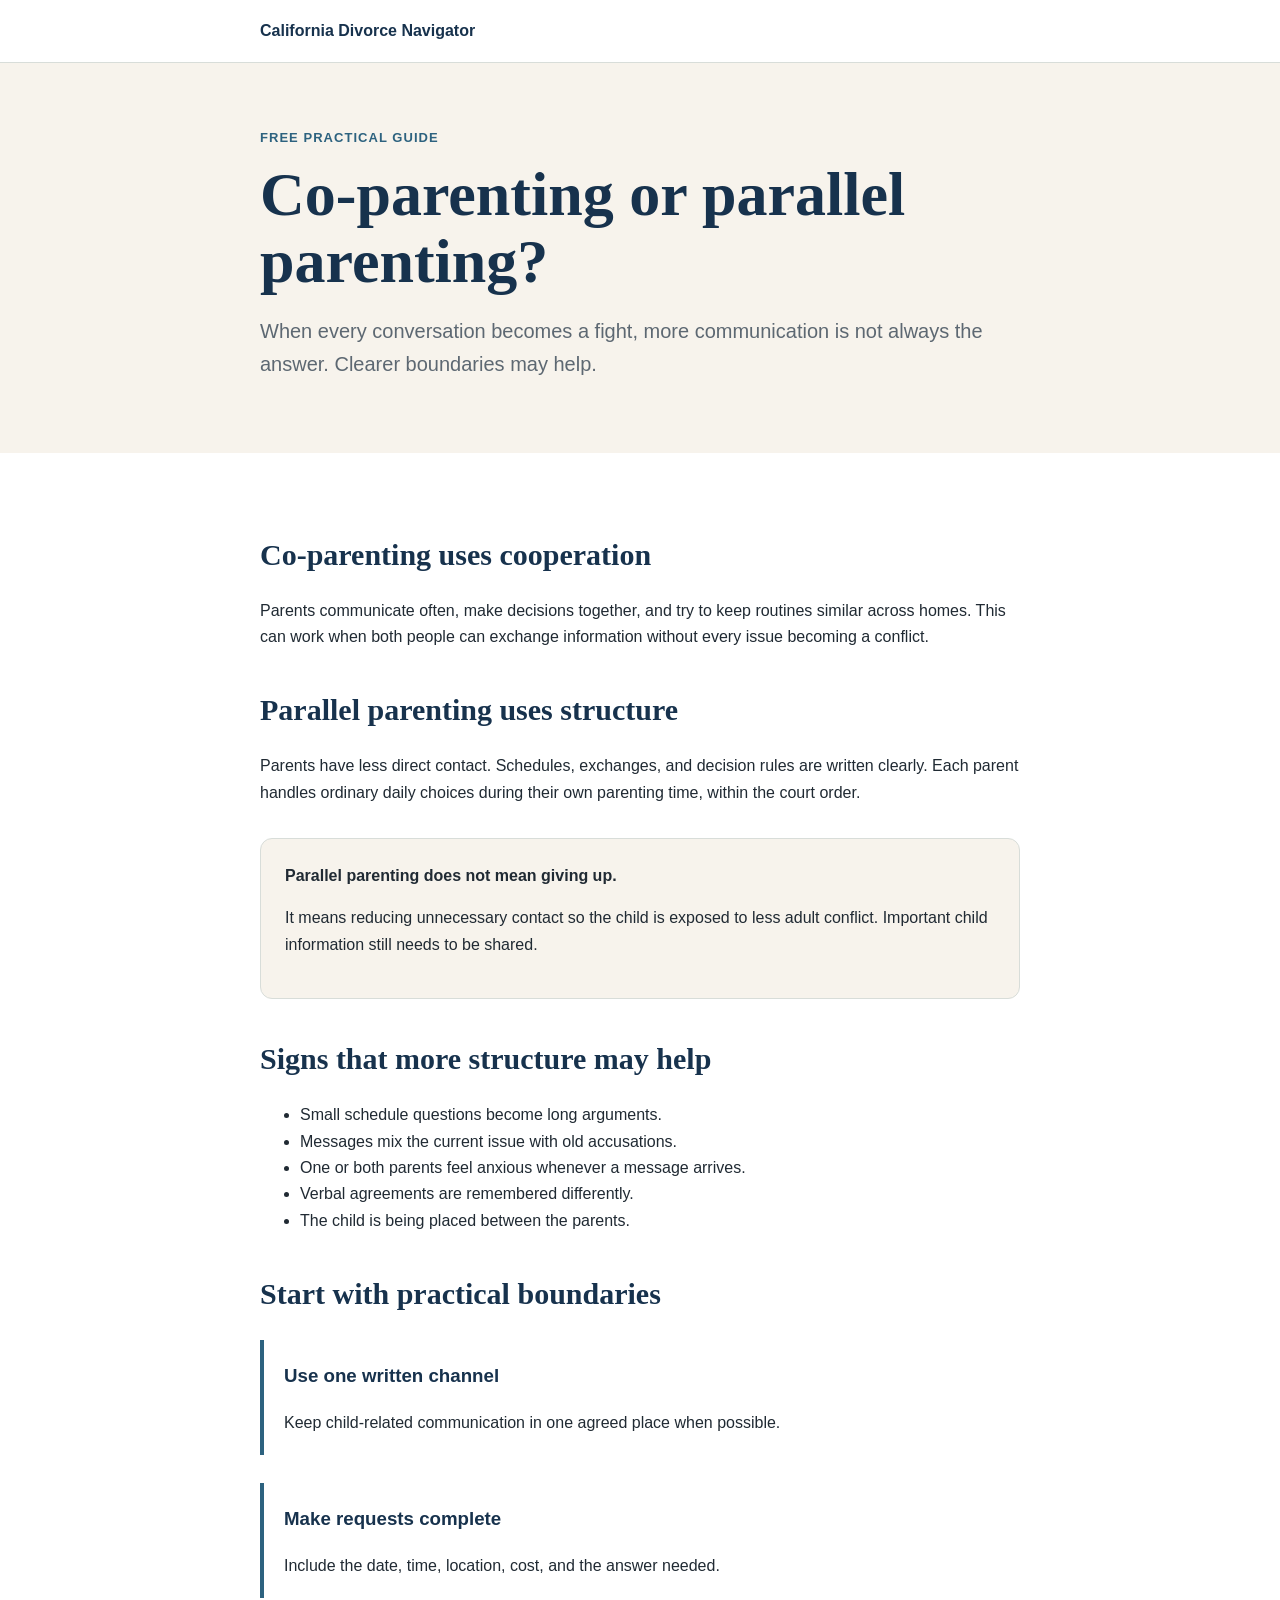
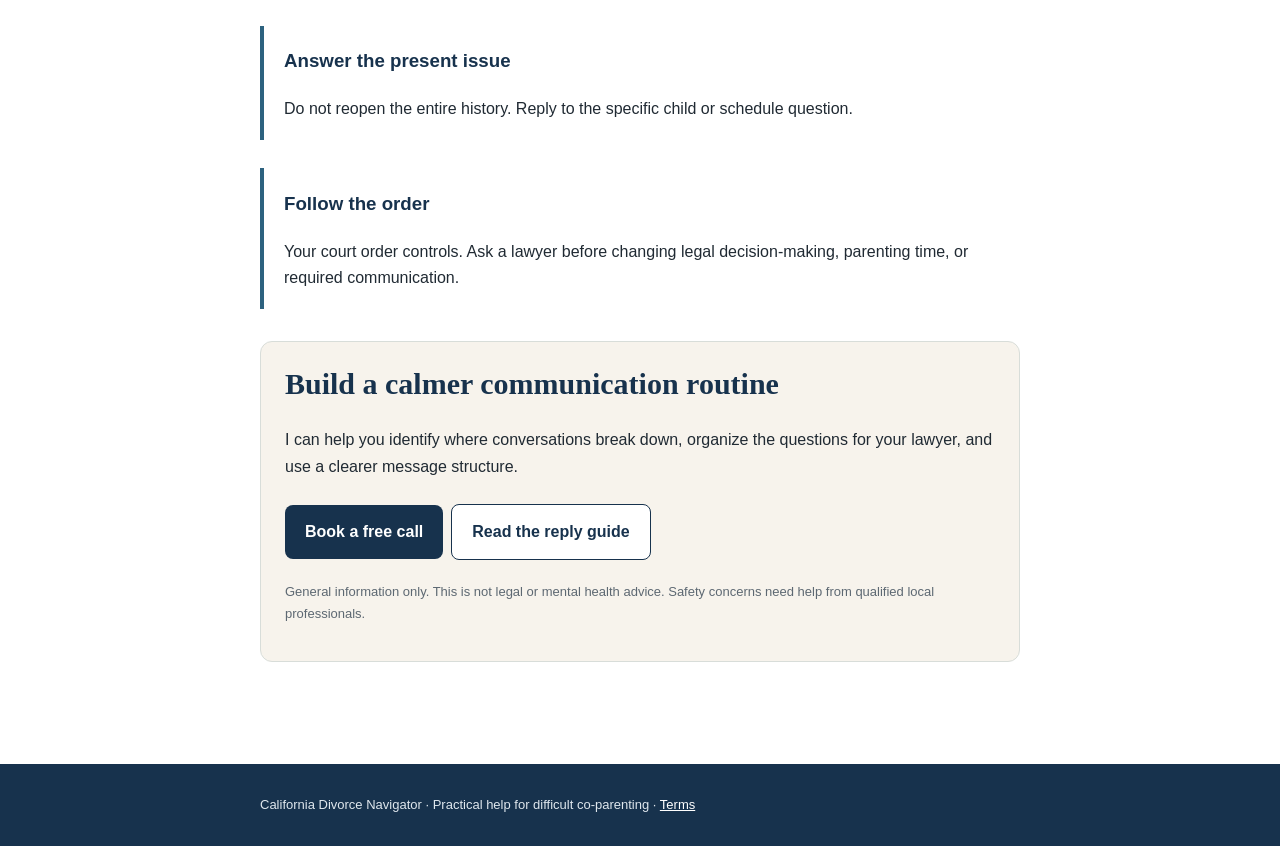
<file: guides/coparenting-or-parallel-parenting.html>
<!doctype html><html lang="en"><head><meta charset="utf-8"><meta name="viewport" content="width=device-width,initial-scale=1"><title>Co-Parenting or Parallel Parenting?</title><meta name="description" content="A plain-language explanation of co-parenting and parallel parenting when communication is difficult after divorce."><link rel="stylesheet" href="guide.css"></head><body><header><div class="wrap"><a href="../">California Divorce Navigator</a></div></header><section class="hero"><div class="wrap"><div class="eyebrow">Free practical guide</div><h1>Co-parenting or parallel parenting?</h1><p class="lead">When every conversation becomes a fight, more communication is not always the answer. Clearer boundaries may help.</p></div></section><main><div class="wrap"><h2>Co-parenting uses cooperation</h2><p>Parents communicate often, make decisions together, and try to keep routines similar across homes. This can work when both people can exchange information without every issue becoming a conflict.</p><h2>Parallel parenting uses structure</h2><p>Parents have less direct contact. Schedules, exchanges, and decision rules are written clearly. Each parent handles ordinary daily choices during their own parenting time, within the court order.</p><div class="box"><strong>Parallel parenting does not mean giving up.</strong><p>It means reducing unnecessary contact so the child is exposed to less adult conflict. Important child information still needs to be shared.</p></div><h2>Signs that more structure may help</h2><ul><li>Small schedule questions become long arguments.</li><li>Messages mix the current issue with old accusations.</li><li>One or both parents feel anxious whenever a message arrives.</li><li>Verbal agreements are remembered differently.</li><li>The child is being placed between the parents.</li></ul><h2>Start with practical boundaries</h2><div class="step"><h3>Use one written channel</h3><p>Keep child-related communication in one agreed place when possible.</p></div><div class="step"><h3>Make requests complete</h3><p>Include the date, time, location, cost, and the answer needed.</p></div><div class="step"><h3>Answer the present issue</h3><p>Do not reopen the entire history. Reply to the specific child or schedule question.</p></div><div class="step"><h3>Follow the order</h3><p>Your court order controls. Ask a lawyer before changing legal decision-making, parenting time, or required communication.</p></div><div class="box"><h2 style="margin-top:0">Build a calmer communication routine</h2><p>I can help you identify where conversations break down, organize the questions for your lawyer, and use a clearer message structure.</p><a class="button" href="../#book">Book a free call</a><a class="button alt" href="difficult-coparenting-message.html">Read the reply guide</a><p class="note">General information only. This is not legal or mental health advice. Safety concerns need help from qualified local professionals.</p></div></div></main><footer><div class="wrap">California Divorce Navigator · Practical help for difficult co-parenting · <a href="../#terms">Terms</a></div></footer></body></html>
</file>
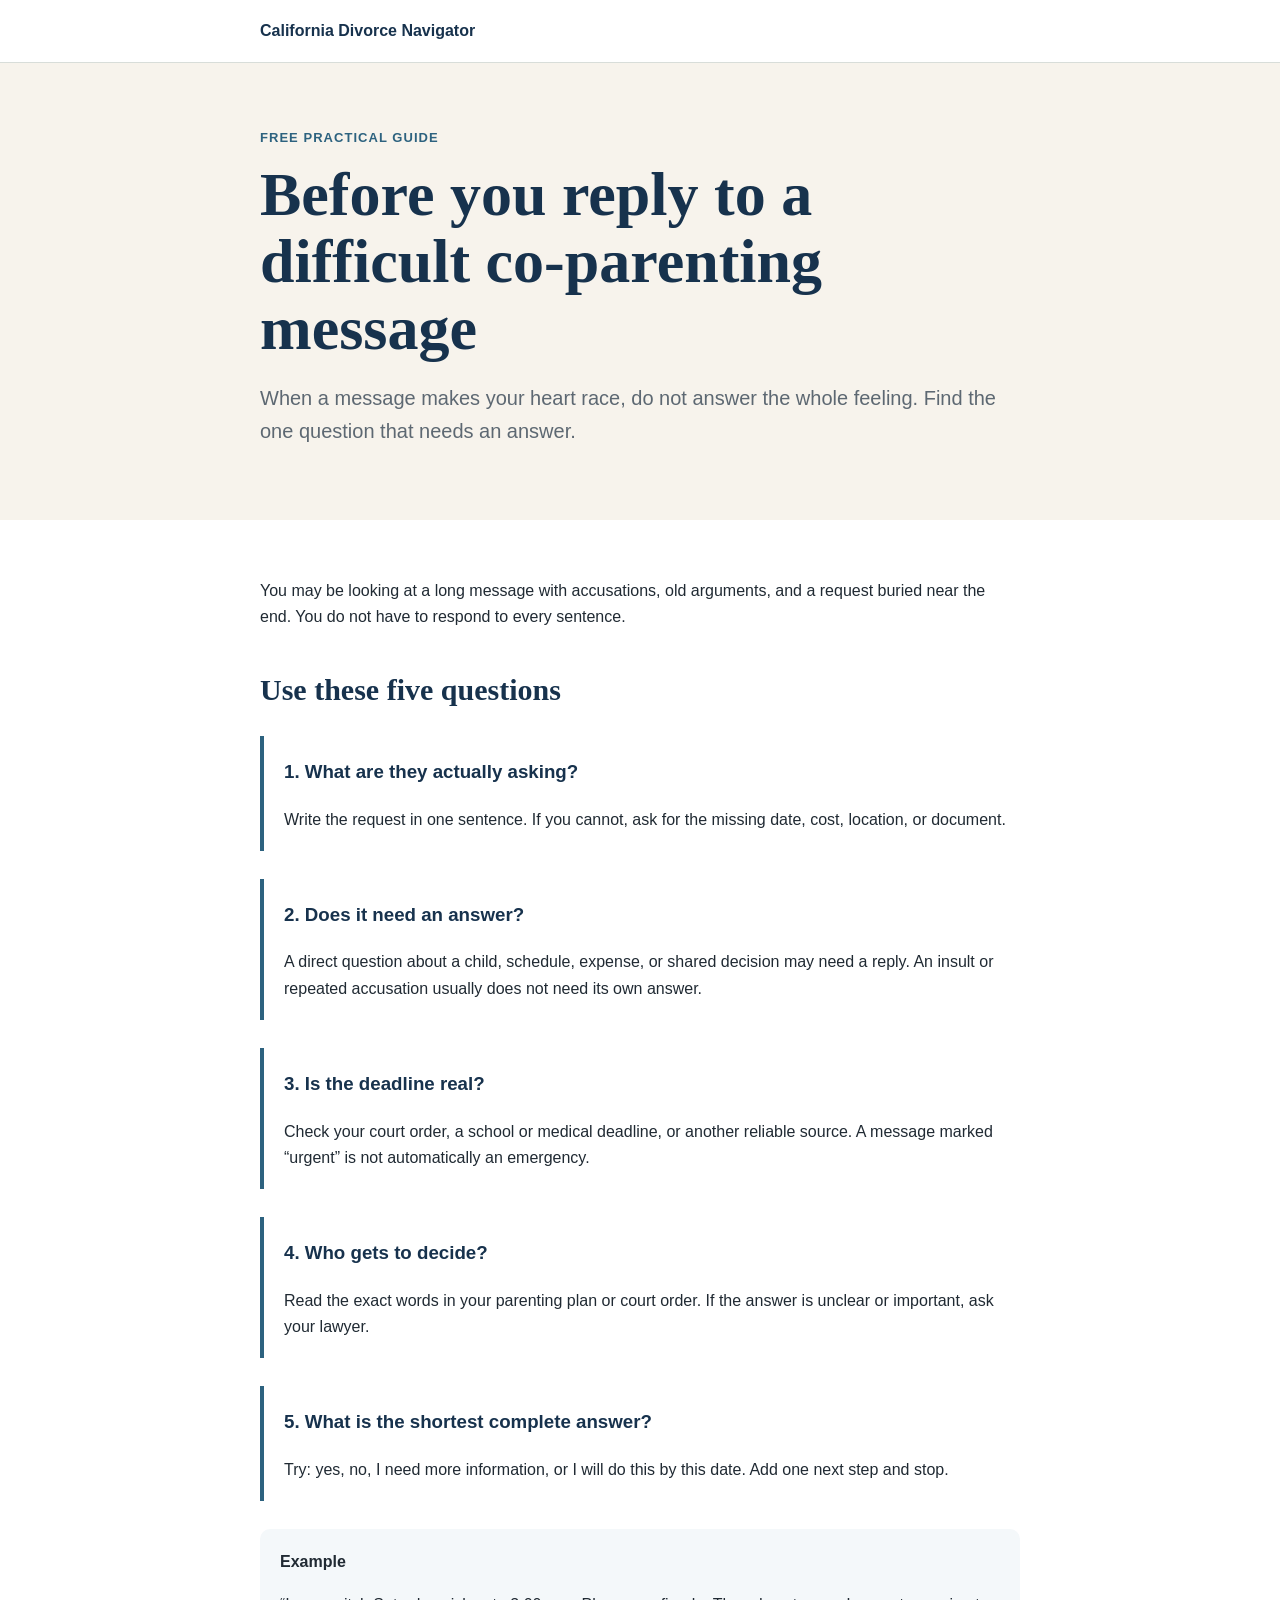
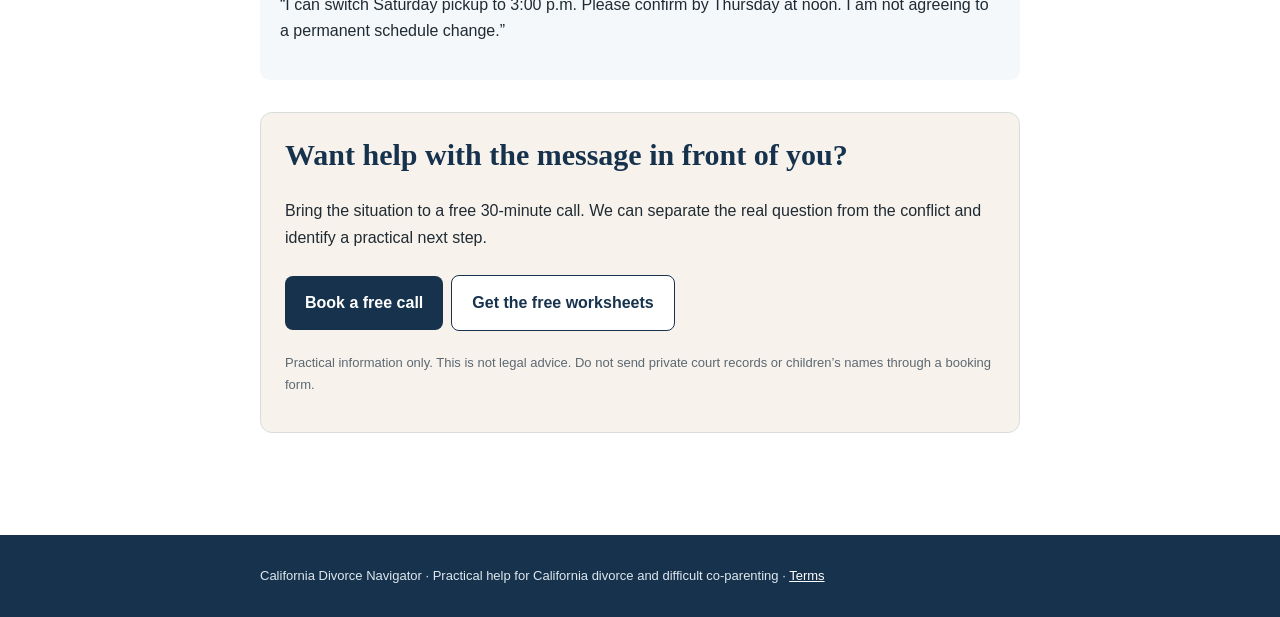
<file: guides/difficult-coparenting-message.html>
<!doctype html><html lang="en"><head><meta charset="utf-8"><meta name="viewport" content="width=device-width,initial-scale=1"><title>Before You Reply to a Difficult Co-Parenting Message</title><meta name="description" content="A simple five-step way to read a difficult co-parenting message, find the real question, and write a calmer reply."><link rel="stylesheet" href="guide.css"></head><body><header><div class="wrap"><a href="../">California Divorce Navigator</a></div></header><section class="hero"><div class="wrap"><div class="eyebrow">Free practical guide</div><h1>Before you reply to a difficult co-parenting message</h1><p class="lead">When a message makes your heart race, do not answer the whole feeling. Find the one question that needs an answer.</p></div></section><main><div class="wrap"><p>You may be looking at a long message with accusations, old arguments, and a request buried near the end. You do not have to respond to every sentence.</p><h2>Use these five questions</h2><div class="step"><h3>1. What are they actually asking?</h3><p>Write the request in one sentence. If you cannot, ask for the missing date, cost, location, or document.</p></div><div class="step"><h3>2. Does it need an answer?</h3><p>A direct question about a child, schedule, expense, or shared decision may need a reply. An insult or repeated accusation usually does not need its own answer.</p></div><div class="step"><h3>3. Is the deadline real?</h3><p>Check your court order, a school or medical deadline, or another reliable source. A message marked “urgent” is not automatically an emergency.</p></div><div class="step"><h3>4. Who gets to decide?</h3><p>Read the exact words in your parenting plan or court order. If the answer is unclear or important, ask your lawyer.</p></div><div class="step"><h3>5. What is the shortest complete answer?</h3><p>Try: yes, no, I need more information, or I will do this by this date. Add one next step and stop.</p></div><div class="example"><strong>Example</strong><p>“I can switch Saturday pickup to 3:00 p.m. Please confirm by Thursday at noon. I am not agreeing to a permanent schedule change.”</p></div><div class="box"><h2 style="margin-top:0">Want help with the message in front of you?</h2><p>Bring the situation to a free 30-minute call. We can separate the real question from the conflict and identify a practical next step.</p><a class="button" href="../#book">Book a free call</a><a class="button alt" href="../#tools">Get the free worksheets</a><p class="note">Practical information only. This is not legal advice. Do not send private court records or children’s names through a booking form.</p></div></div></main><footer><div class="wrap">California Divorce Navigator · Practical help for California divorce and difficult co-parenting · <a href="../#terms">Terms</a></div></footer></body></html>
</file>
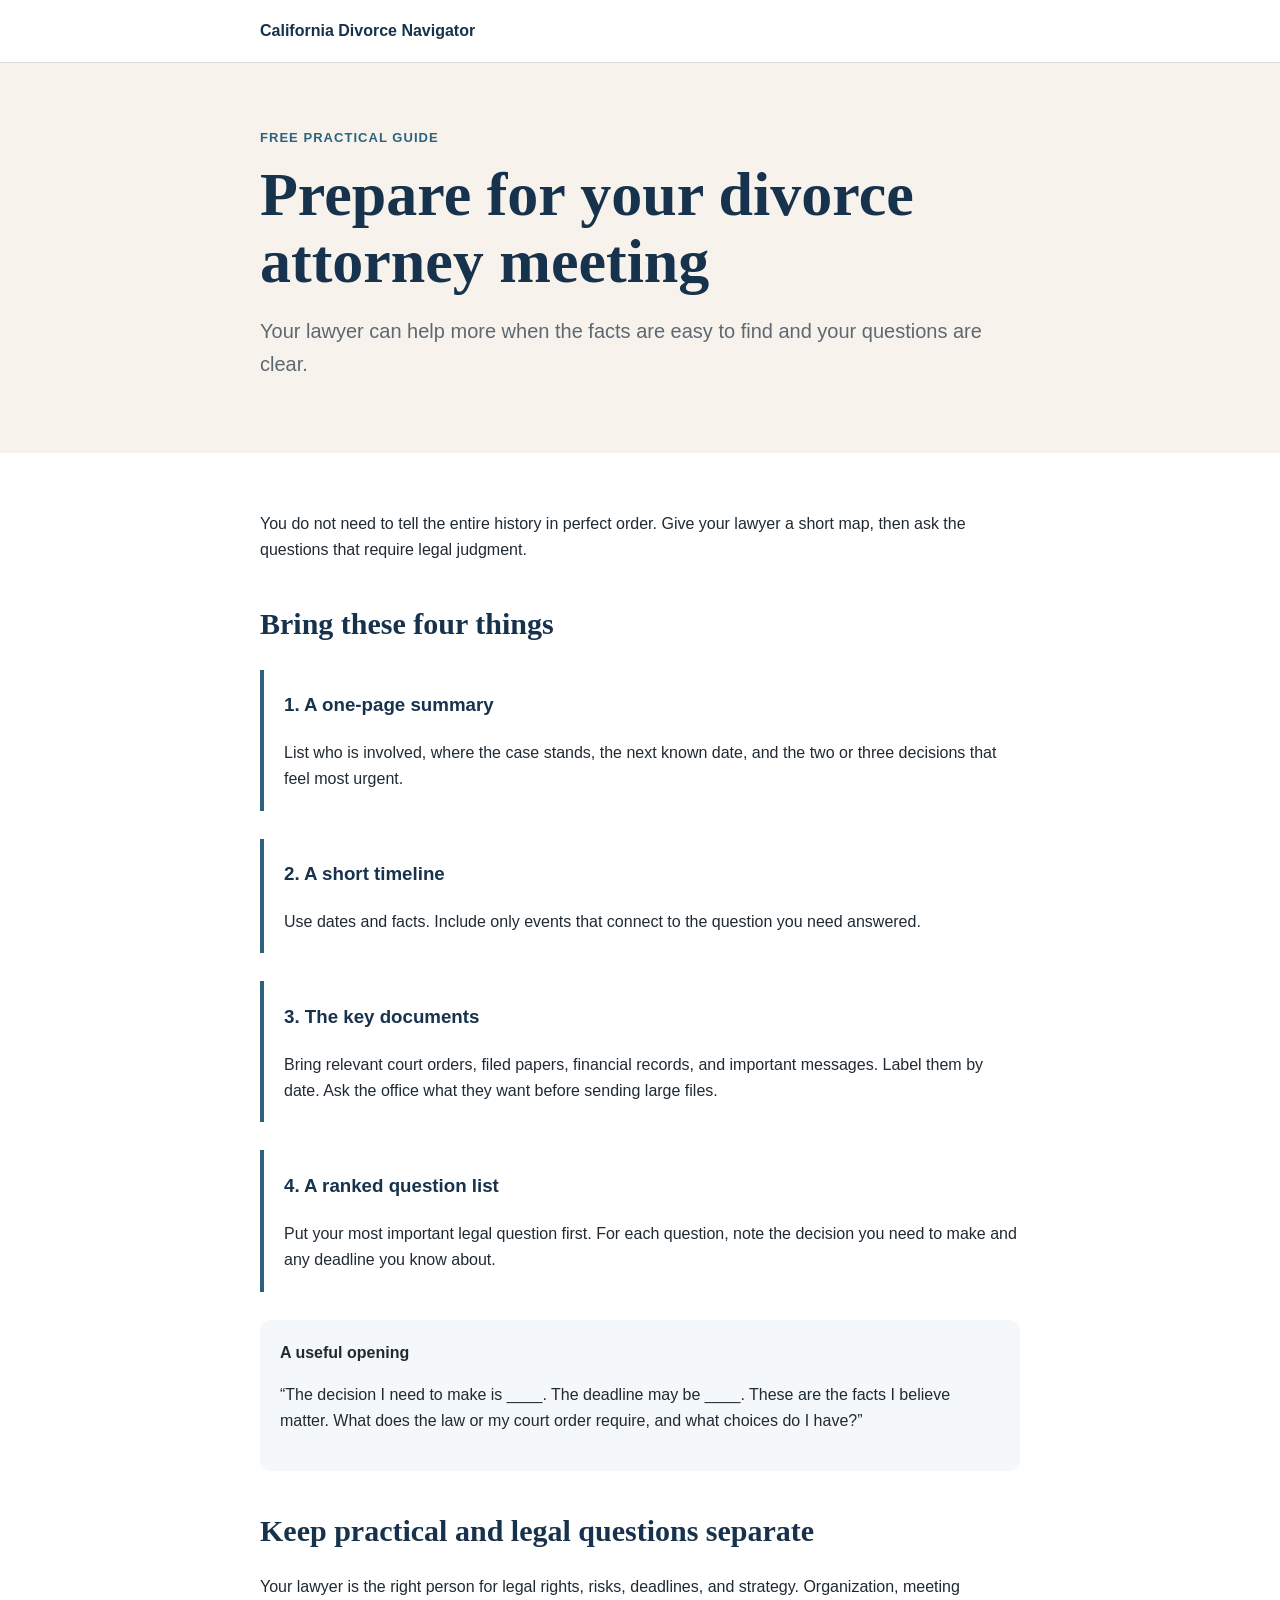
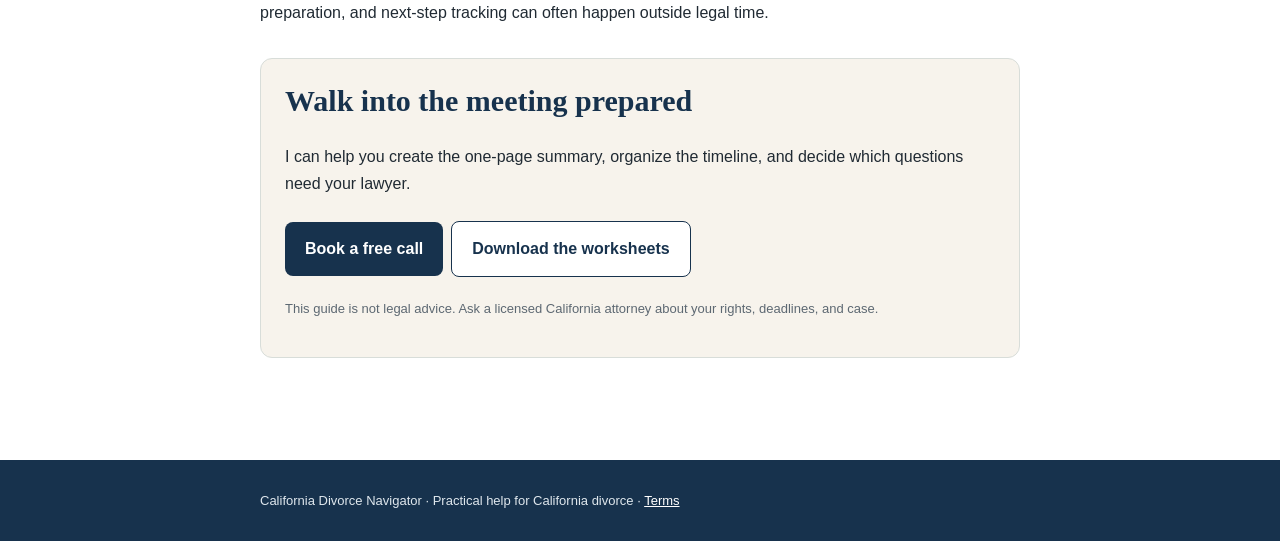
<file: guides/prepare-for-divorce-attorney-meeting.html>
<!doctype html><html lang="en"><head><meta charset="utf-8"><meta name="viewport" content="width=device-width,initial-scale=1"><title>How to Prepare for a Divorce Attorney Meeting</title><meta name="description" content="A simple checklist for organizing your facts, documents, and questions before meeting a California divorce attorney."><link rel="stylesheet" href="guide.css"></head><body><header><div class="wrap"><a href="../">California Divorce Navigator</a></div></header><section class="hero"><div class="wrap"><div class="eyebrow">Free practical guide</div><h1>Prepare for your divorce attorney meeting</h1><p class="lead">Your lawyer can help more when the facts are easy to find and your questions are clear.</p></div></section><main><div class="wrap"><p>You do not need to tell the entire history in perfect order. Give your lawyer a short map, then ask the questions that require legal judgment.</p><h2>Bring these four things</h2><div class="step"><h3>1. A one-page summary</h3><p>List who is involved, where the case stands, the next known date, and the two or three decisions that feel most urgent.</p></div><div class="step"><h3>2. A short timeline</h3><p>Use dates and facts. Include only events that connect to the question you need answered.</p></div><div class="step"><h3>3. The key documents</h3><p>Bring relevant court orders, filed papers, financial records, and important messages. Label them by date. Ask the office what they want before sending large files.</p></div><div class="step"><h3>4. A ranked question list</h3><p>Put your most important legal question first. For each question, note the decision you need to make and any deadline you know about.</p></div><div class="example"><strong>A useful opening</strong><p>“The decision I need to make is ____. The deadline may be ____. These are the facts I believe matter. What does the law or my court order require, and what choices do I have?”</p></div><h2>Keep practical and legal questions separate</h2><p>Your lawyer is the right person for legal rights, risks, deadlines, and strategy. Organization, meeting preparation, and next-step tracking can often happen outside legal time.</p><div class="box"><h2 style="margin-top:0">Walk into the meeting prepared</h2><p>I can help you create the one-page summary, organize the timeline, and decide which questions need your lawyer.</p><a class="button" href="../#book">Book a free call</a><a class="button alt" href="../#tools">Download the worksheets</a><p class="note">This guide is not legal advice. Ask a licensed California attorney about your rights, deadlines, and case.</p></div></div></main><footer><div class="wrap">California Divorce Navigator · Practical help for California divorce · <a href="../#terms">Terms</a></div></footer></body></html>
</file>
<file: guides/guide.css>
:root{--navy:#17324d;--blue:#2d627f;--cream:#f7f3ec;--ink:#202a33;--muted:#5d6872;--line:#d8ddd9;--white:#fff}*{box-sizing:border-box}body{margin:0;color:var(--ink);font-family:Arial,sans-serif;line-height:1.65;background:var(--white)}header{padding:18px 6%;border-bottom:1px solid var(--line)}header a{color:var(--navy);font-weight:700;text-decoration:none}.hero{background:var(--cream);padding:64px 6% 52px}.wrap{max-width:760px;margin:auto}.eyebrow{color:var(--blue);font-size:13px;font-weight:700;letter-spacing:.08em;text-transform:uppercase}h1{color:var(--navy);font-family:Georgia,serif;font-size:clamp(38px,7vw,62px);line-height:1.08;margin:12px 0 18px}h2{color:var(--navy);font-family:Georgia,serif;font-size:30px;line-height:1.2;margin-top:42px}h3{color:var(--navy)}.lead{font-size:20px;color:var(--muted)}main{padding:42px 6% 70px}.step{border-left:4px solid var(--blue);padding:2px 0 2px 20px;margin:28px 0}.box{background:var(--cream);border:1px solid var(--line);border-radius:12px;padding:24px;margin:32px 0}.example{background:#f4f8fa;border-radius:10px;padding:20px}.button{display:inline-block;background:var(--navy);color:white;text-decoration:none;padding:14px 20px;border-radius:8px;font-weight:700;margin:8px 8px 8px 0}.button.alt{background:white;color:var(--navy);border:1px solid var(--navy)}.note{font-size:13px;color:var(--muted)}footer{background:var(--navy);color:#dfe7ed;padding:30px 6%;font-size:13px}footer a{color:white}@media(max-width:600px){.hero{padding-top:44px}main{padding-top:30px}}
</file>
